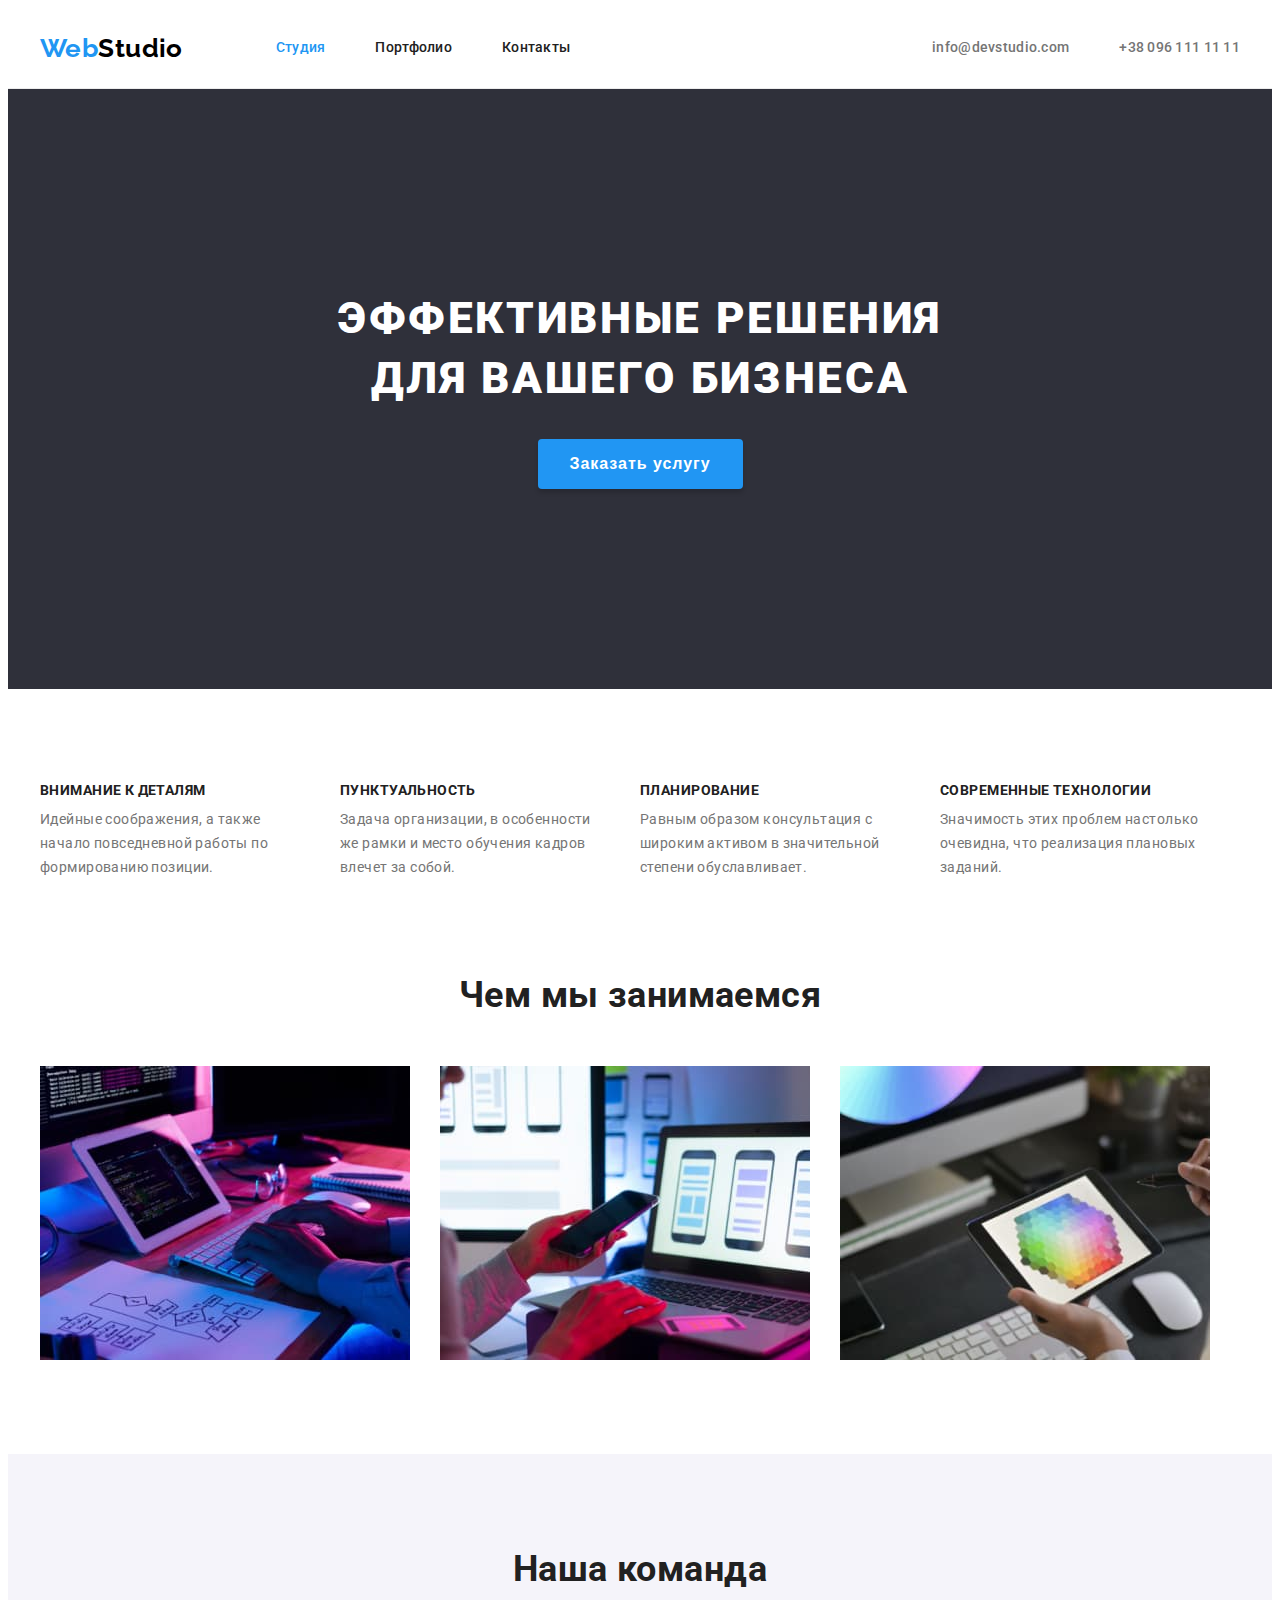
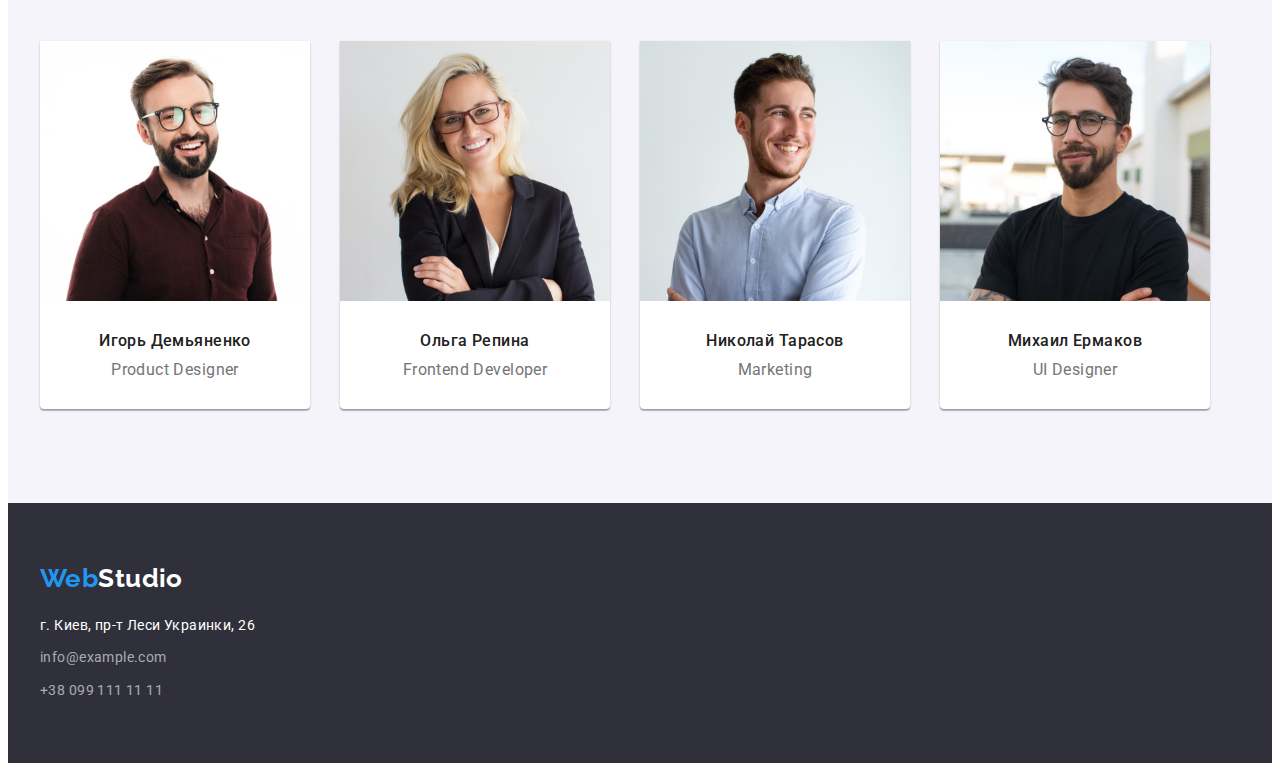
<file: index.html>
<!DOCTYPE html>
<html lang="ru">
<head>
    <meta charset="UTF-8">
    <meta http-equiv="X-UA-Compatible" content="IE=edge">
    <meta name="viewport" content="width=device-width, initial-scale=1.0">
    <title>Document</title>
    <link rel="preconnect" href="https://fonts.googleapis.com">
    <link rel="preconnect" href="https://fonts.gstatic.com" crossorigin>
    <link href="https://fonts.googleapis.com/css2?family=Raleway:wght@700&family=Roboto:wght@400;500;700;900&display=swap"
    rel="stylesheet">
    <link rel="stylesheet" href="https://cdnjs.cloudflare.com/ajax/libs/modern-normalize/1.1.0/modern-normalize.min.css"
        integrity="sha512-wpPYUAdjBVSE4KJnH1VR1HeZfpl1ub8YT/NKx4PuQ5NmX2tKuGu6U/JRp5y+Y8XG2tV+wKQpNHVUX03MfMFn9Q=="
        crossorigin="anonymous" referrerpolicy="no-referrer" />
    <link rel="stylesheet" href="./css/styles.css">
</head>
<body>
    <!---------------------------------------------------------------------- Шапка сайта ---------------------------------->
    <header class="header">
        <div class="container box">
            <nav class="navigation box">
                <a class="logo link" href="./index.html" lang="en">
                    Web<span class="logo-header">Studio</span> 
                </a>
                <ul class="navigation-list box">
                    <li class="navigation-item">
                        <a class="navigation-link link current" href="./index.html">Студия</a>
                    </li>

                    <li class="navigation-item">
                        <a class="navigation-link link" href="./portfolio.html">Портфолио</a>
                    </li>

                    <li class="navigation-item">
                        <a class="navigation-link link" href="">Контакты</a>
                    </li>
                </ul>
            </nav>
            <ul class="contacts box">
                <li class="contacts-item">
                    <a class="contacts-link link" href="mailto:info@devstudio.com" lang="en">info@devstudio.com</a>
                </li>

                <li class="contacts-item">
                    <a class="contacts-link link" href="tel:+380961111111">+38 096 111 11 11</a>
                </li>
            </ul>
        </div>
    </header>
    <main>
        <!---------------------------------------------------------------------- Герой ------------------------------------->
        <section class="hero">
            <div class="container">
            <h1 class="hero-title">ЭФФЕКТИВНЫЕ РЕШЕНИЯ ДЛЯ ВАШЕГО БИЗНЕСА</h1>
            <button class="hero-button" type="button">Заказать услугу</button>
            </div>
        </section>
        <!--------------------------------------------------------------- Преимущества компании----------------------------->
        <section class="section advantage-section">
            <div class="container">
                <h2 class="visually-hidden">Наши преимущества</h2>
                <ul class="advantage box">
                    <li class="advantage-item">
                        <h3 class="advantage-title">ВНИМАНИЕ К ДЕТАЛЯМ</h3>
                        <p class="advantage-text">Идейные соображения, а также начало повседневной работы по формированию позиции.</p>
                    </li>

                    <li class="advantage-item">
                        <h3 class="advantage-title">ПУНКТУАЛЬНОСТЬ</h3>
                        <p class="advantage-text">Задача организации, в особенности же рамки и место обучения кадров влечет за собой.</p>
                    </li>

                    <li class="advantage-item">
                        <h3 class="advantage-title">ПЛАНИРОВАНИЕ</h3>
                        <p class="advantage-text">Равным образом консультация с широким активом в значительной степени обуславливает.</p>
                    </li>

                    <li class="advantage-item">
                        <h3 class="advantage-title">СОВРЕМЕННЫЕ ТЕХНОЛОГИИ</h3>
                        <p class="advantage-text">Значимость этих проблем настолько очевидна, что реализация плановых заданий.</p>
                    </li>
                </ul>
            </div>
        </section>
        <!------------------------------------------------------- Чем занимается компания ---------------------------------->
        <section class="section">
            <div class="container">
                <h2 class="section-title">Чем мы занимаемся</h2>
                <ul class="works-list box">
                    <li class="works-item">
                        <img src="./images/img1.jpg" alt="Человек, работающий и на ПК, и на планшете" width="370" height="294">
                    </li>

                    <li class="works-item">
                        <img src="./images/img2.jpg" alt="Человек, работающий и на ноутбкуке, и на телефоне" width="370" height="294">
                    </li>

                    <li class="works-item">
                        <img src="./images/img3.jpg" alt="Человек, работающий и на планшете, и на ПК" width="370" height="294">
                    </li>
                </ul>
            </div>
        </section>
        <!---------------------------------------------------------- Команда компании -------------------------------------->
        <section class="team section">
            <div class="container">
                <h2 class="section-title">Наша команда</h2>
                <ul class="team-list box">
                    <li class="team-item">
                        <img src="./images/img4.jpg" alt="Фото Иогря Демьяненко" width="270" height="260">
                        <div class="team-content">
                            <h3 class="team-person">Игорь Демьяненко</h3>
                            <p class="team-text" lang="en">Product Designer</p>
                        </div>
                    </li>

                    <li class="team-item">
                        <img src="./images/img5.jpg" alt="Фото Ольги Репиной" width="270" height="260">
                        <div class="team-content">
                            <h3 class="team-person">Ольга Репина</h3>
                            <p class="team-text" lang="en">Frontend Developer</p>
                        </div>
                    </li>

                    <li class="team-item">
                        <img src="./images/img6.jpg" alt="Фото Николая Тарасова" width="270" height="260">
                        <div class="team-content">
                            <h3 class="team-person">Николай Тарасов</h3>
                            <p class="team-text" lang="en">Marketing</p>
                        </div>
                    </li>

                    <li class="team-item">
                        <img src="./images/img7.jpg" alt="Фото Михаила Ермакова" width="270" height="260">
                        <div class="team-content">
                            <h3 class="team-person">Михаил Ермаков</h3>
                            <p class="team-text" lang="en">UI Designer</p>
                        </div>
                    </li>
                </ul>
            </div>
        </section>
    </main>
    <!---------------------------------------------- Футер ------------------------------------------------------->
    <footer class="footer">
        <div class="container footer-content">
            <a class="logo link" href="./index.html" lang="en">
                Web<span class="logo-footer">Studio</span>
            </a>
            <address>
                <ul class="address">
                    <li class="address-item">
                        <a class="address-link link" href="https://goo.gl/maps/ojqtrY3gg8iYZvjQA" target="_blank"
                            rel="nooperner noreferrer">г. Киев, пр-т Леси Украинки, 26
                        </a>
                    </li>

                    <li class="address-item">
                        <a class="address-contacts link" href="mailto:info@example.com">info@example.com</a>
                    </li>

                    <li class="address-item">
                        <a class="address-contacts link" href="tel:+380991111111">+38 099 111 11 11</a>
                    </li>
                </ul>
            </address>
        </div>
    </footer>
</body>
</html>
</file>
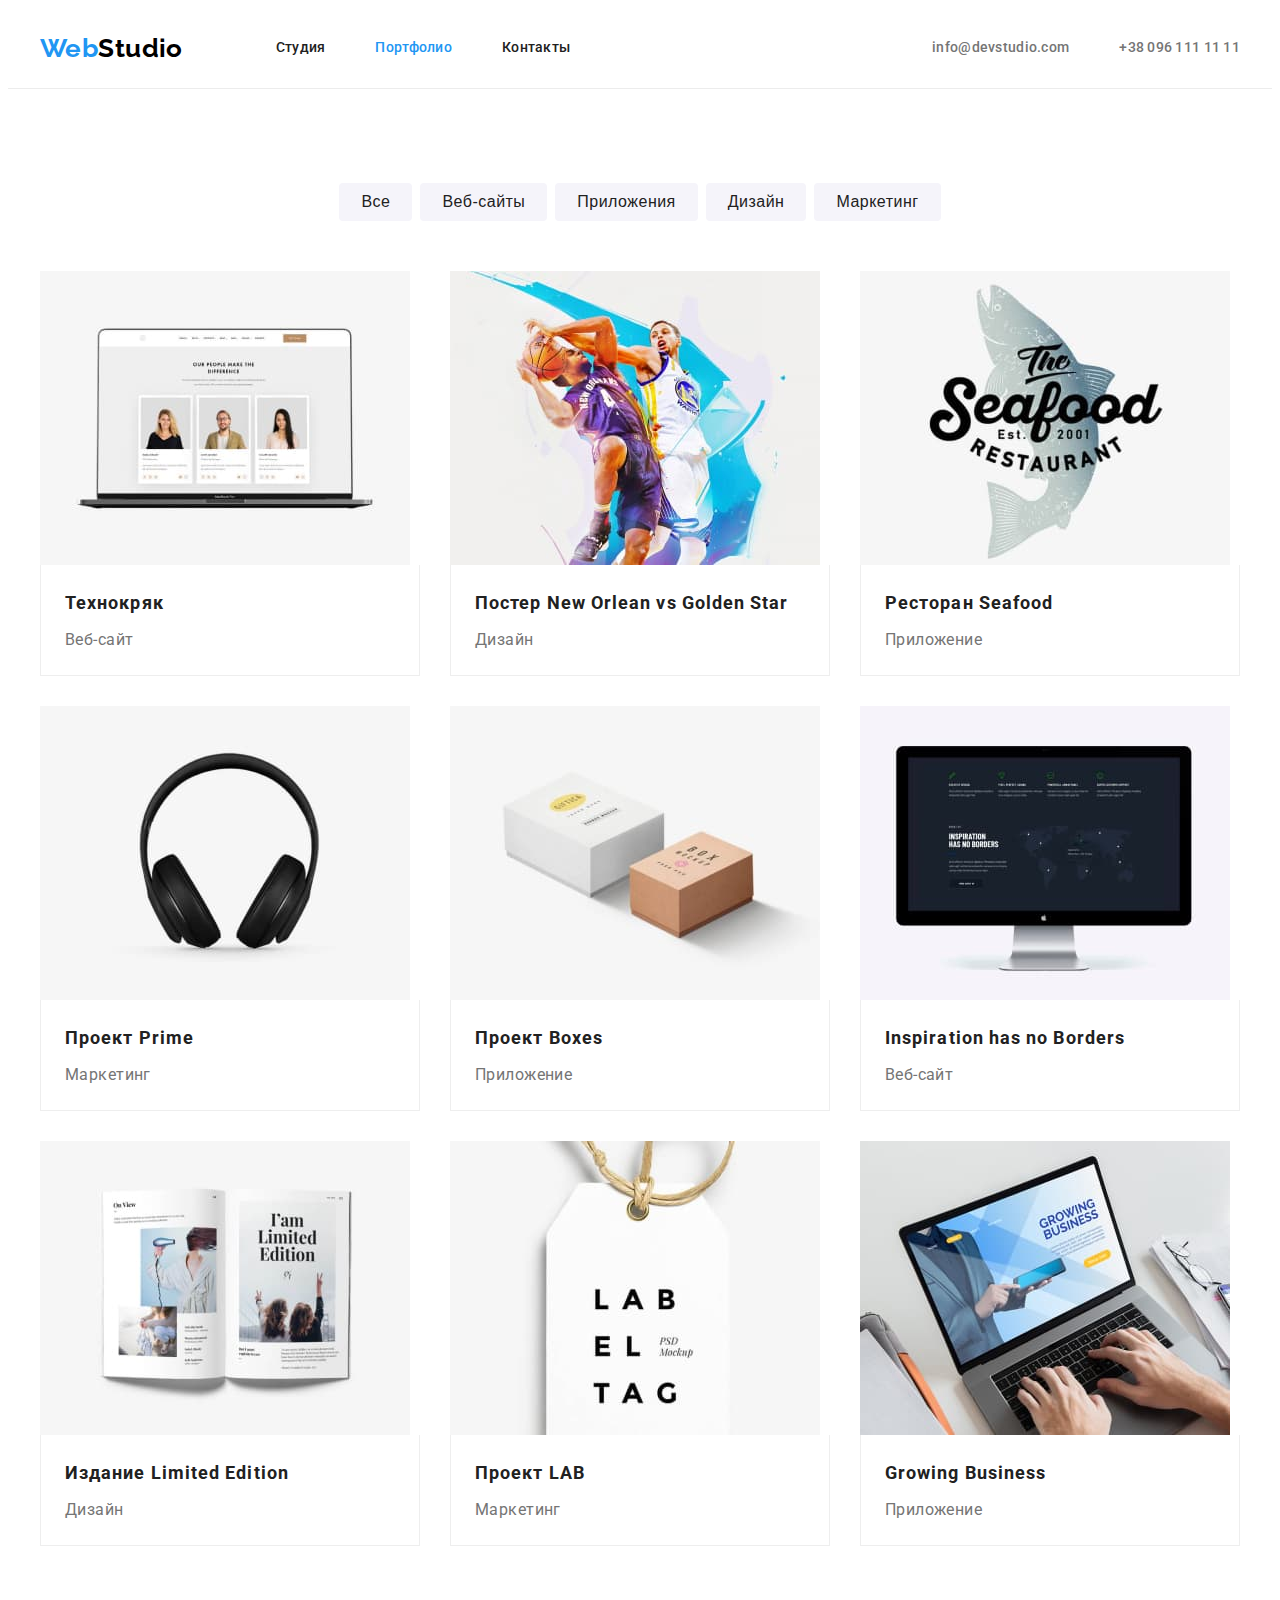
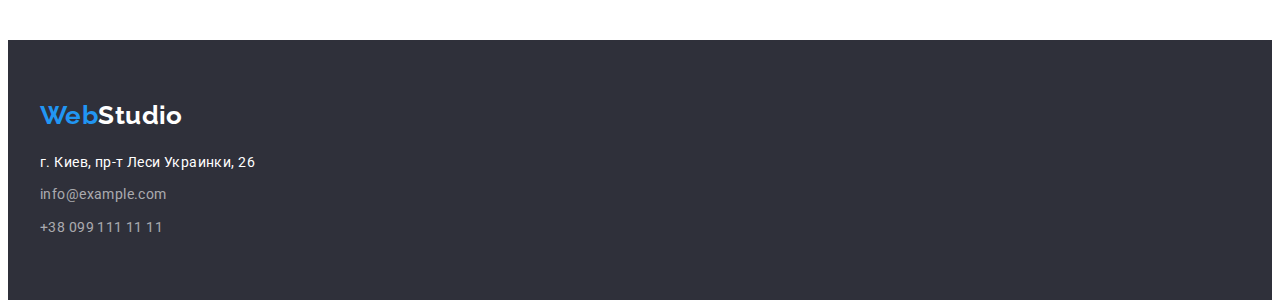
<file: portfolio.html>
<!DOCTYPE html>
<html lang="ru">

<head>
    <meta charset="UTF-8">
    <meta http-equiv="X-UA-Compatible" content="IE=edge">
    <meta name="viewport" content="width=device-width, initial-scale=1.0">
    <title>Document</title>
    <link rel="preconnect" href="https://fonts.googleapis.com">
    <link rel="preconnect" href="https://fonts.gstatic.com" crossorigin>
    <link href="https://fonts.googleapis.com/css2?family=Raleway:wght@700&family=Roboto:wght@400;500;700;900&display=swap"
    rel="stylesheet">
    <link rel="stylesheet" href="https://cdnjs.cloudflare.com/ajax/libs/modern-normalize/1.1.0/modern-normalize.min.css"
        integrity="sha512-wpPYUAdjBVSE4KJnH1VR1HeZfpl1ub8YT/NKx4PuQ5NmX2tKuGu6U/JRp5y+Y8XG2tV+wKQpNHVUX03MfMFn9Q=="
        crossorigin="anonymous" referrerpolicy="no-referrer" />
    <link rel="stylesheet" href="./css/styles.css">
</head>

<body>
    <!---------------------------------------------- Шапка сайта -------------------------------------------------->
    <header class="header">
        <div class="container box">
            <nav class="navigation box">
                <a class="logo link" href="./index.html" lang="en">
                    Web<span class="logo-header">Studio</span>
                </a>
                <ul class="navigation-list box">
                    <li class="navigation-item">
                        <a class="navigation-link link" href="./index.html">Студия</a>
                    </li>
    
                    <li class="navigation-item">
                        <a class="navigation-link link  current" href="./portfolio.html">Портфолио</a>
                    </li>
    
                    <li class="navigation-item">
                        <a class="navigation-link link" href="">Контакты</a>
                    </li>
                </ul>
            </nav>
            <ul class="contacts box">
                <li class="contacts-item">
                    <a class="contacts-link link" href="mailto:info@devstudio.com" lang="en">info@devstudio.com</a>
                </li>
    
                <li class="contacts-item">
                    <a class="contacts-link link" href="tel:+380961111111">+38 096 111 11 11</a>
                </li>
            </ul>
        </div>
    </header>
    <!-------------------------------------------------Наши работы----------------------------------------------->
    <main>
        <section class="section">
            <div class="container">
                <h1 class="visually-hidden">Портфолио</h1>
                <ul class="filters box">
                    <li class="filters-item"><button class="filters-button" type="button">Все</button></li>
                    <li class="filters-item"><button class="filters-button" type="button">Веб-сайты</button></li>
                    <li class="filters-item"><button class="filters-button" type="button">Приложения</button></li>
                    <li class="filters-item"><button class="filters-button" type="button">Дизайн</button></li>
                    <li class="filters-item"><button class="filters-button" type="button">Маркетинг</button></li>
                </ul>
                <ul class="projects box">
                    <li class="projects-item">
                        <a class="projects-link link" href="">
                            <div class="projects-thumb">
                                <img src="./images/portfolio1.jpg" alt="Ноутбук" width="370" height="294">
                            </div>
                            <div class="projects-content">
                                <h2 class="projects-title">Технокряк</h2>
                                <p class="projects-text">Веб-сайт</p>
                            </div>
                        </a>                   
                    </li>

                    <li class="projects-item">
                        <a class="projects-link link" href="">
                            <div class="projects-thumb">
                                <img src="./images/portfolio2.jpg" alt="Баскетболисты" width="370" height="294">
                            </div>
                            <div class="projects-content">
                                <h2 class="projects-title">Постер <span lang="en">New Orlean vs Golden Star</span></h2>
                                <p class="projects-text">Дизайн</p>
                            </div>
                        </a>                   
                    </li>

                    <li class="projects-item">
                        <a class="projects-link link" href="">
                            <div class="projects-thumb">
                                <img src="./images/portfolio3.jpg" alt="Эмблема рыбы" width="370" height="294">
                            </div>
                            <div class="projects-content">
                                <h2 class="projects-title">Ресторан <span lang="en">Seafood</span></h2>
                                <p class="projects-text">Приложение</p>
                            </div>
                        </a>                  
                    </li>

                    <li class="projects-item">
                        <a class="projects-link link" href="">
                            <div class="projects-thumb">
                                <img src="./images/portfolio4.jpg" alt="Наушники" width="370" height="294">
                            </div>
                            <div class="projects-content">
                                <h2 class="projects-title">Проект <span lang="en">Prime</span></h2>
                                <p class="projects-text">Маркетинг</p>
                            </div>
                        </a>                  
                    </li>

                    <li class="projects-item">
                        <a class="projects-link link" href="">
                            <div class="projects-thumb">
                                <img src="./images/portfolio5.jpg" alt="Две коробки" width="370" height="294">
                            </div>
                            <div class="projects-content">
                                <h2 class="projects-title">Проект <span lang="en">Boxes</span></h2>
                                <p class="projects-text">Приложение</p>
                            </div>
                        </a>
                    </li>

                    <li class="projects-item">
                        <a class="projects-link link" href="">
                            <div class="projects-thumb">
                                <img src="./images/portfolio6.jpg" alt="Монитор" width="370" height="294">
                            </div>
                            <div class="projects-content"> 
                                <h2 class="projects-title" lang="en">Inspiration has no Borders</h2>        
                                <p class="projects-text">Веб-сайт</p>
                            </div>
                        </a>
                    </li>

                    <li class="projects-item">
                        <a class="projects-link link" href="">
                            <div class="projects-thumb">
                                <img src="./images/portfolio7.jpg" alt="Открытый журнал" width="370" height="294">
                            </div>
                            <div class="projects-content">
                                <h2 class="projects-title">Издание <span lang="en">Limited Edition</span></h2>
                                <p class="projects-text">Дизайн</p>
                            </div>
                        </a>
                    </li>

                    <li class="projects-item">
                        <a class="projects-link link" href="">
                            <div class="projects-thumb">
                                <img src="./images/portfolio8.jpg" alt="Бирка" width="370" height="294">
                            </div>
                            <div class="projects-content">
                                <h2 class="projects-title">Проект <span lang="en">LAB</span></h2>
                                <p class="projects-text">Маркетинг</p>
                            </div>
                        </a>                    
                    </li>

                    <li class="projects-item">
                        <a class="projects-link link" href="">
                            <div class="projects-thumb">
                                <img src="./images/portfolio9.jpg" alt="Человек работает на ноутбуке" width="370" height="294">
                            </div>
                            <div class="projects-content">
                                <h2 class="projects-title" lang="en">Growing Business</h2>
                                <p class="projects-text">Приложение</p>
                            </div>
                        </a>                    
                    </li>
                </ul>
            </div>
        </section>        
    </main>
    <!-----------------------------------------------------Футер ------------------------------------------------->
    <footer class="footer">
        <div class="container footer-content">
            <a class="logo link" href="./index.html" lang="en">
                Web<span class="logo-footer">Studio</span>
            </a>
            <address>
                <ul class="address">
                    <li class="address-item">
                        <a class="address-link link" href="https://goo.gl/maps/ojqtrY3gg8iYZvjQA" target="_blank"
                            rel="nooperner noreferrer">г. Киев, пр-т Леси Украинки, 26
                        </a>
                    </li>
    
                    <li class="address-item">
                        <a class="address-contacts link" href="mailto:info@example.com">info@example.com</a>
                    </li>
    
                    <li class="address-item">
                        <a class="address-contacts link" href="tel:+380991111111">+38 099 111 11 11</a>
                    </li>
                </ul>
            </address>
        </div>
    </footer>
    </body>
    
    </html>
</file>
<file: css/styles.css>
:root {
  --main-title-color: #212121;
  --text-color: #757575;
  --main-accent-color: #2196f3;
  --second-accent-color: #ffffff;
  --navigation-text-color: #212121;
  --footer-contacts-color: rgba(255, 255, 255, 0.6);
  --logo-header-color: #000000;
  --main-background-color: #ffffff;
  --second-background-color: #2f303a;
  --third-background-color: #f5f4fa;
}
.visually-hidden {
  position: absolute;
  clip: rect(0 0 0 0);
  width: 1px;
  height: 1px;
  margin: -1px;
  border: 0;
  padding: 0;
  overflow: hidden;
}
p,
h1,
h2,
h3,
h4,
h5,
h6 {
  margin: 0;
}
ul {
  margin: 0;
  padding: 0;
  list-style: none;
}
button {
  cursor: pointer;
}
img {
  display: block;
  max-width: 100%;
  height: auto;
}
body {
  font-family: Roboto, sans-serif;
  color: var(--main-title-color);
  background-color: var(--main-background-color);
  font-size: 14px;
  line-height: 1.14;
  letter-spacing: 0.03em;
}
.link {
  text-decoration: none;
}
.container {
  width: 1200px;
  margin-left: auto;
  margin-right: auto;
  padding-left: 15px;
  padding-right: 15px;
}
.section {
  padding-top: 94px;
  padding-bottom: 94px;
}
.box {
  display: flex;
  align-items: center;
}

/* -------------------Стили хедера--------------- */
.header {
  border-bottom: 1px solid #ececec;
}
.navigation-list .link.current {
  color: var(--main-accent-color);
}
.navigation-item:not(:last-child) {
  margin-right: 50px;
}
.navigation-link {
  display: block;
  padding-top: 32px;
  padding-bottom: 32px;

  color: var(--navigation-text-color);
}
.contacts {
  margin-left: auto;
}
.contacts-item:not(:last-child) {
  margin-right: 50px;
}
.contacts-link {
  color: var(--text-color);
}
.navigation-link,
.contacts-link {
  font-weight: 500;
  letter-spacing: 0.02em;
}
.navigation-link:hover,
.navigation-link:focus,
.contacts-link:hover,
.contacts-link:focus {
  color: var(--main-accent-color);
}
/* -------------Стили логотипа----------------- */
.navigation > .logo {
  margin-right: 93px;
}
.logo {
  font-family: Raleway;
  font-weight: 700;
  font-size: 26px;
  line-height: 1.19;
  color: var(--main-accent-color);
}
.logo-header {
  color: var(--logo-header-color);
}
.logo-footer {
  color: var(--second-accent-color);
}
/* -------------------Стили Героя-------------------- */
.hero {
  text-align: center;
  padding-top: 200px;
  padding-bottom: 200px;
  background-color: var(--second-background-color);
}
.hero-title {
  width: 696px;
  margin-left: auto;
  margin-right: auto;
  margin-bottom: 30px;

  font-weight: 900;
  font-size: 44px;
  line-height: 1.36;
  letter-spacing: 0.06em;
  text-transform: uppercase;
  color: var(--second-accent-color);
}
.hero-button {
  min-width: 200px;
  padding: 10px 32px;
  border-radius: 4px;
  border-style: none;

  font-weight: 700;
  font-size: 16px;
  line-height: 1.87;
  letter-spacing: 0.06em;
  color: var(--second-accent-color);
  background-color: var(--main-accent-color);
  box-shadow: 0px 4px 4px rgba(0, 0, 0, 0.15);
}
.hero-button:hover,
.hero-button:focus {
  background-color: #188ce8;
}
/* ---------------------Преиумцщества-------------------- */
.advantage-section {
  padding-bottom: 0;
}
.advantage-title {
  margin-bottom: 10px;

  font-weight: 700;
  font-size: 14px;
  text-transform: uppercase;
}
.advantage-item {
  width: 270px;
}
.advantage-item:not(:last-child) {
  margin-right: 30px;
}
.advantage-text {
  line-height: 1.71;
  color: var(--text-color);
}
/* ---------------------Чем мы занимаемся------------------ */

.section-title {
  margin-bottom: 50px;

  font-weight: 700;
  font-size: 36px;
  line-height: 1.17;
  text-align: center;
}
.works-item:not(:last-child) {
  margin-right: 30px;
}

/* -------------------------Наша команда--------------------- */
.team {
  background-color: var(--third-background-color);
}
.team-item:not(:last-child) {
  margin-right: 30px;
}
.team-item {
  background-color: var(--main-background-color);
  box-shadow: 0px 1px 3px rgba(0, 0, 0, 0.12), 0px 1px 1px rgba(0, 0, 0, 0.14),
    0px 2px 1px rgba(0, 0, 0, 0.2);
  border-radius: 0px 0px 4px 4px;
}
.team-content {
  text-align: center;
  padding-top: 30px;
  padding-bottom: 30px;
}
.team-person {
  margin-bottom: 10px;

  font-weight: 500;
  font-size: 16px;
  line-height: 1.19;
}
.team-text {
  font-size: 16px;
  line-height: 1.19;
  color: var(--text-color);
}
/* --------------Стили футера-------------- */
.footer {
  padding-top: 60px;
  padding-bottom: 60px;
  background-color: var(--second-background-color);
}
.footer-content > .logo {
  display: block;
  margin-bottom: 20px;
}
.address {
  font-style: normal;
  font-weight: 400;
  line-height: 1.71;
}
.address-item:not(:last-child) {
  margin-bottom: 9px;
}
.address-link {
  color: var(--second-accent-color);
}
.address-contacts {
  color: var(--footer-contacts-color);
}

.address .link:hover,
.address .link:focus {
  color: var(--main-accent-color);
}

/* ------------------------Стили для portfolio.html */
.filters {
  justify-content: center;
  margin-bottom: 50px;
}
.filters-item:not(:last-child) {
  margin-right: 8px;
}
.filters-button {
  min-width: 73px;
  padding: 6px 22px;
  border-radius: 4px;
  border-style: none;

  font-weight: 500;
  font-size: 16px;
  line-height: 1.62;
  letter-spacing: 0.03em;
  color: var(--main-title-color);
  background-color: var(--third-background-color);
}
.filters-button:hover,
.filters-button:focus {
  color: var(--second-accent-color);
  background-color: var(--main-accent-color);
}
.projects {
  flex-wrap: wrap;
  margin-right: -30px;
  margin-bottom: -30px;
}
.projects-item {
  flex-basis: calc(100% / 3 - 30px);
  margin-right: 30px;
  margin-bottom: 30px;
}
.projects-content {
  padding: 20px 24px;
  border: 1px solid #eeeeee;
  border-top: none;
}
.projects-title {
  margin-bottom: 4px;

  font-weight: 700;
  font-size: 18px;
  line-height: 2;
  letter-spacing: 0.06em;
  color: var(--main-title-color);
}
.projects-text {
  font-size: 16px;
  line-height: 1.87;
  color: var(--text-color);
}
</file>
